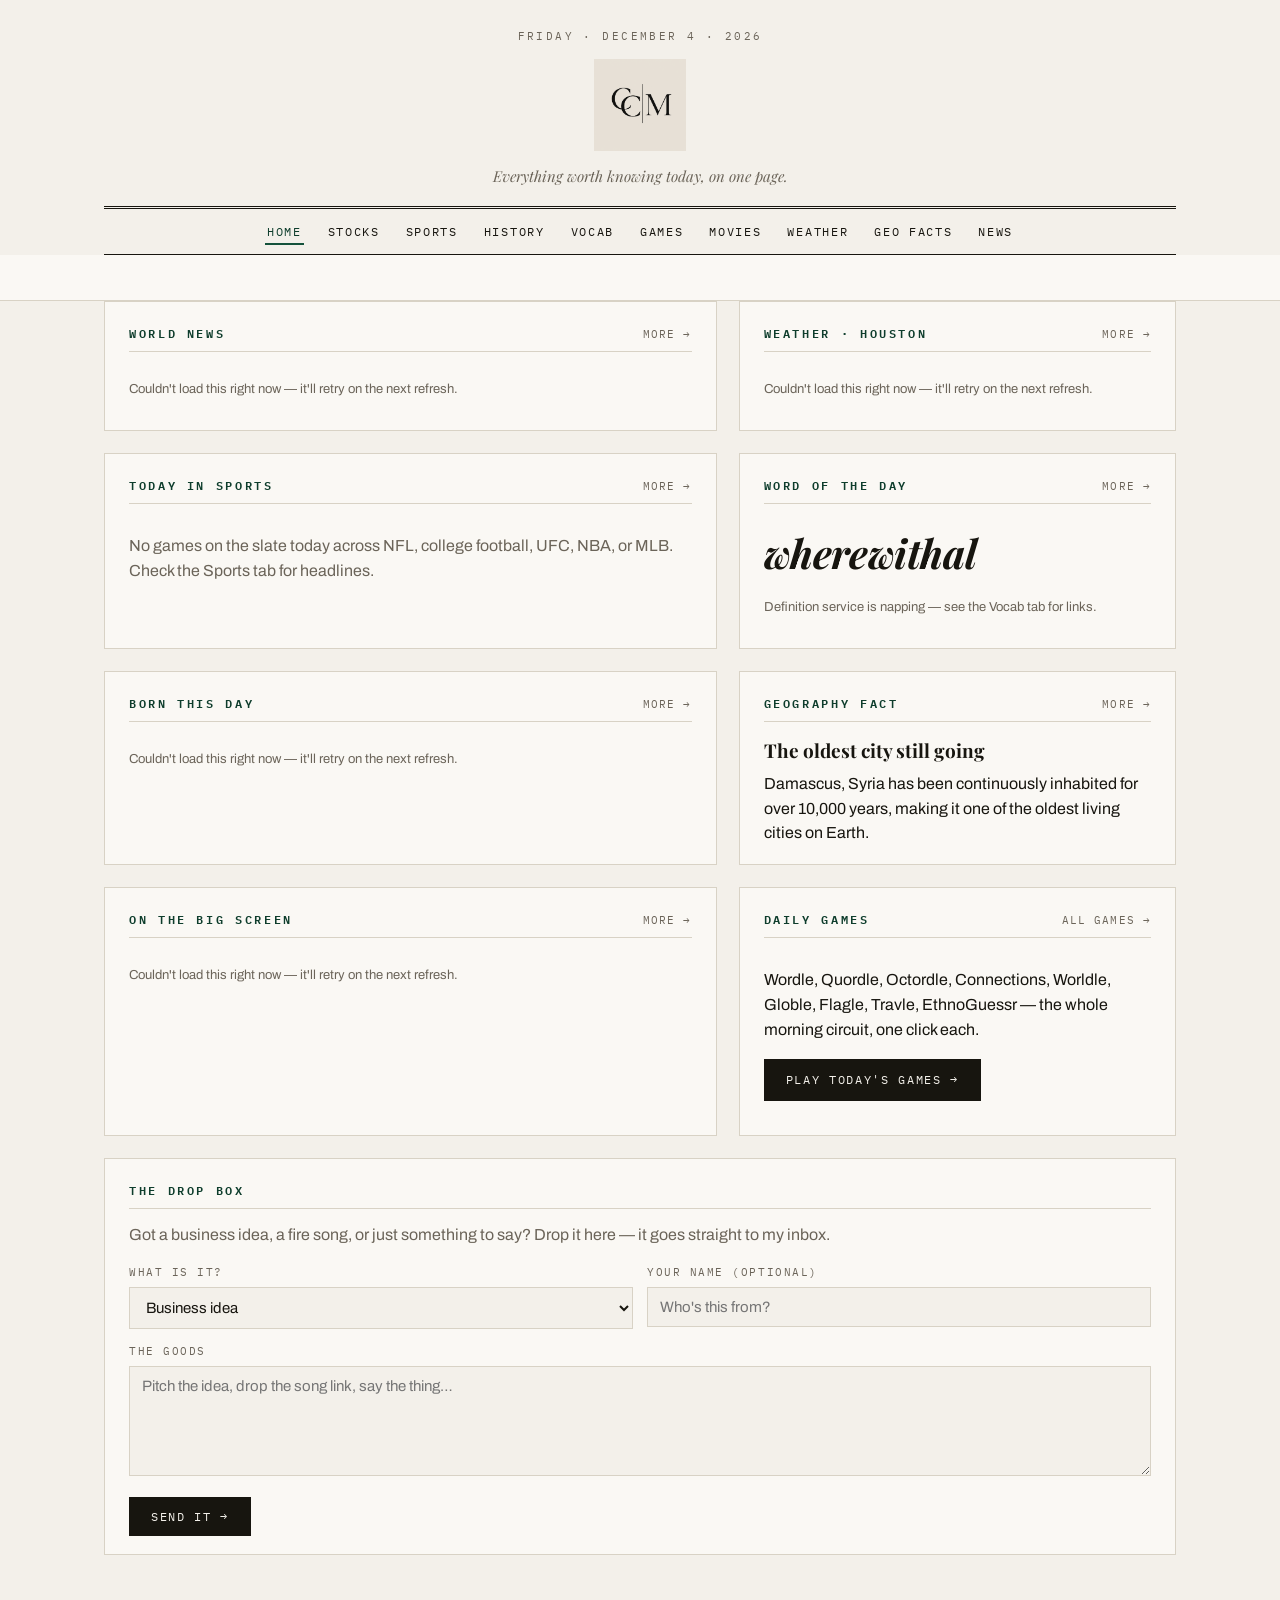
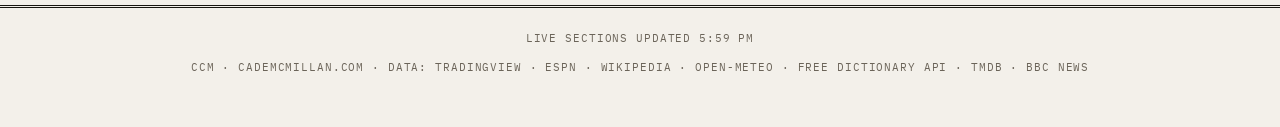
<file: index.html>
<!DOCTYPE html>
<html lang="en">
<head>
<meta charset="UTF-8">
<meta name="viewport" content="width=device-width, initial-scale=1.0">
<title>CCM — The Daily Briefing</title>
<meta name="description" content="Cade McMillan's daily briefing: markets, sports, weather, words, history, movies, and world news.">
<link rel="icon" type="image/png" href="assets/ccm-logo.png">
<link rel="preconnect" href="https://fonts.googleapis.com">
<link rel="preconnect" href="https://fonts.gstatic.com" crossorigin>
<link href="https://fonts.googleapis.com/css2?family=Playfair+Display:ital,wght@0,600;0,700;0,800;1,600;1,700&family=Archivo:wght@400;500;600;700&family=IBM+Plex+Mono:wght@400;500;600&display=swap" rel="stylesheet">
<link rel="stylesheet" href="css/style.css">
</head>
<body data-page="home">

<header class="masthead wrap">
  <div class="dateline" id="dateline">THE DAILY BRIEFING</div>
  <a class="logo-link" href="index.html" aria-label="CCM home">
    <img class="logo" src="assets/ccm-logo.png" alt="CCM monogram">
  </a>
  <div class="tagline">Everything worth knowing today, on one page.</div>
  <nav class="mainnav" aria-label="Main">
    <ul>
      <li><a data-nav="home" href="index.html">Home</a></li>
      <li><a data-nav="stocks" href="stocks.html">Stocks</a></li>
      <li><a data-nav="sports" href="sports.html">Sports</a></li>
      <li><a data-nav="history" href="history.html">History</a></li>
      <li><a data-nav="vocab" href="vocab.html">Vocab</a></li>
      <li><a data-nav="games" href="games.html">Games</a></li>
      <li><a data-nav="movies" href="movies.html">Movies</a></li>
      <li><a data-nav="weather" href="weather.html">Weather</a></li>
      <li><a data-nav="geo" href="geo.html">Geo Facts</a></li>
      <li><a data-nav="news" href="news.html">News</a></li>
    </ul>
  </nav>
</header>

<div class="ticker-strip"><div class="wrap" id="ticker"></div></div>

<main class="wrap">

  <div class="home-grid">

    <section class="module">
      <div class="eyebrow"><h2>World News</h2><a class="more" href="news.html">More →</a></div>
      <div class="body" id="home-news"></div>
    </section>

    <section class="module">
      <div class="eyebrow"><h2>Weather · Houston</h2><a class="more" href="weather.html">More →</a></div>
      <div class="body" id="home-weather"></div>
    </section>

    <section class="module">
      <div class="eyebrow"><h2>Today in Sports</h2><a class="more" href="sports.html">More →</a></div>
      <div class="body" id="home-sports"></div>
    </section>

    <section class="module">
      <div class="eyebrow"><h2>Word of the Day</h2><a class="more" href="vocab.html">More →</a></div>
      <div class="body" id="home-vocab"></div>
    </section>

    <section class="module">
      <div class="eyebrow"><h2>Born This Day</h2><a class="more" href="history.html">More →</a></div>
      <div class="body" id="home-figure"></div>
    </section>

    <section class="module">
      <div class="eyebrow"><h2>Geography Fact</h2><a class="more" href="geo.html">More →</a></div>
      <div class="body" id="home-geo"></div>
    </section>

    <section class="module">
      <div class="eyebrow"><h2>On the Big Screen</h2><a class="more" href="movies.html">More →</a></div>
      <div class="body" id="home-movies"></div>
    </section>

    <section class="module">
      <div class="eyebrow"><h2>Daily Games</h2><a class="more" href="games.html">All games →</a></div>
      <div class="body">
        <p>Wordle, Quordle, Octordle, Connections, Worldle, Globle, Flagle, Travle, EthnoGuessr — the whole morning circuit, one click each.</p>
        <p style="margin-top:14px"><a class="btn" href="games.html">Play today's games →</a></p>
      </div>
    </section>

    <section class="module full" id="dropbox">
      <div class="eyebrow"><h2>The Drop Box</h2></div>
      <div class="body">
        <p class="muted" style="margin-top:0">Got a business idea, a fire song, or just something to say? Drop it here — it goes straight to my inbox.</p>
        <div id="dropbox-note"></div>
        <form id="dropbox-form" class="dropbox" action="#" method="POST">
          <input type="hidden" name="_subject" value="New drop from cademcmillan.com">
          <input type="hidden" name="_captcha" value="false">
          <input type="hidden" name="_next" value="https://cademcmillan.com/?sent=1#dropbox">
          <input type="text" name="_honey" style="display:none" tabindex="-1" autocomplete="off">
          <div>
            <label for="db-type">What is it?</label>
            <select id="db-type" name="type">
              <option>Business idea</option>
              <option>Fire song</option>
              <option>Comment</option>
            </select>
          </div>
          <div>
            <label for="db-name">Your name (optional)</label>
            <input id="db-name" type="text" name="name" placeholder="Who's this from?">
          </div>
          <div class="span2">
            <label for="db-msg">The goods</label>
            <textarea id="db-msg" name="message" required placeholder="Pitch the idea, drop the song link, say the thing…"></textarea>
          </div>
          <div class="span2">
            <button class="btn" type="submit">Send it →</button>
          </div>
        </form>
      </div>
    </section>

  </div>

</main>

<footer>
  <div class="wrap">
    <div id="last-updated"></div>
    <p>CCM · CADEMCMILLAN.COM · DATA: TRADINGVIEW · ESPN · WIKIPEDIA · OPEN-METEO · FREE DICTIONARY API · TMDB · BBC NEWS</p>
  </div>
</footer>

<script src="js/config.js"></script>
<script src="js/data.js"></script>
<script src="js/app.js"></script>
</body>
</html>
</file>
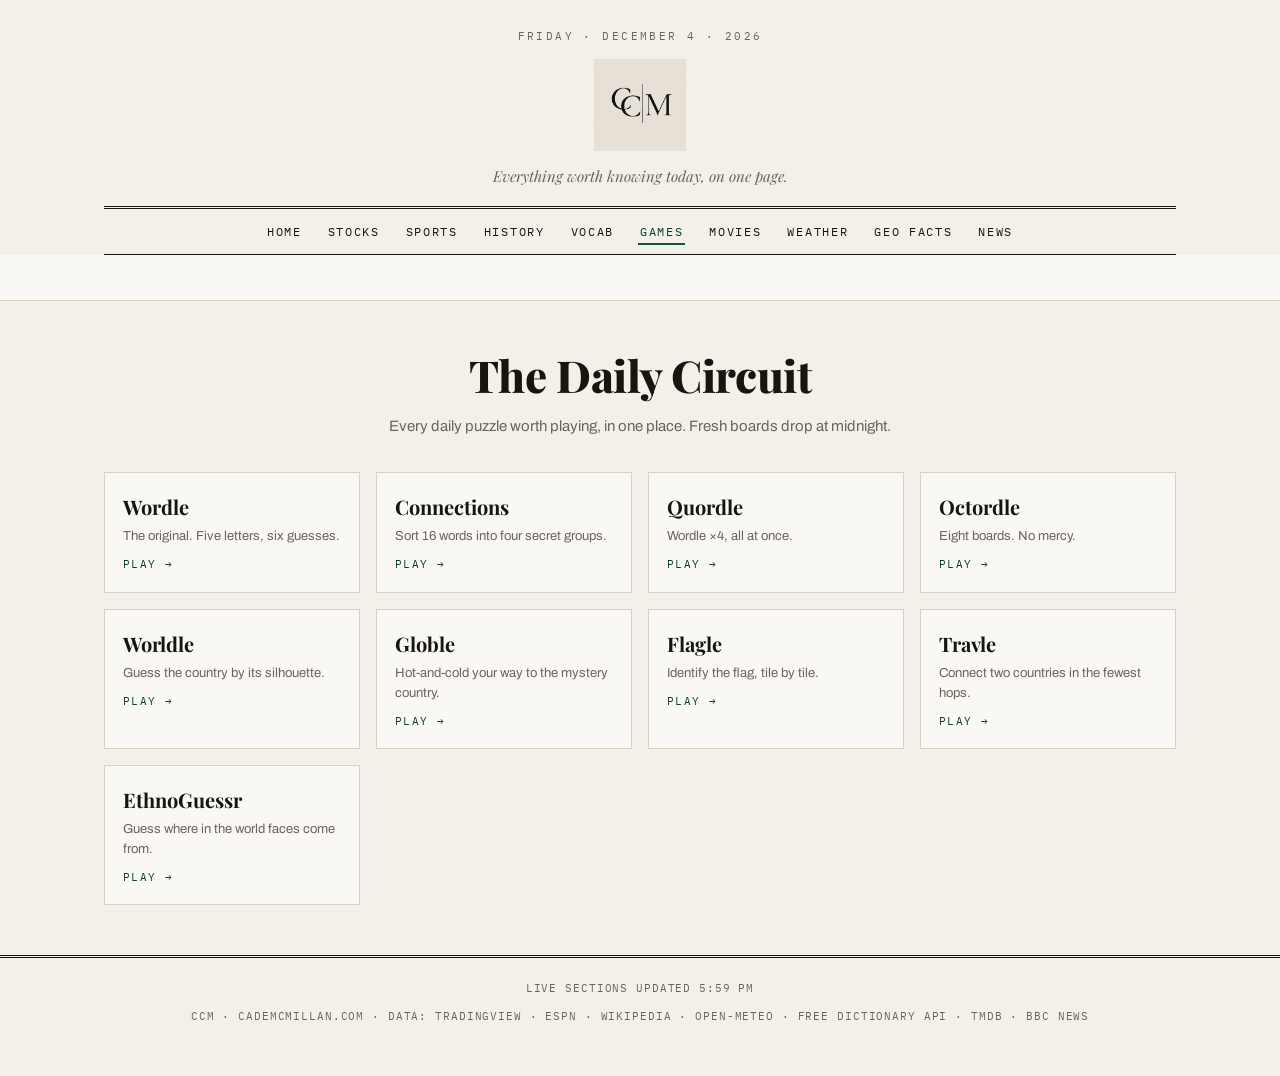
<file: games.html>
<!DOCTYPE html>
<html lang="en">
<head>
<meta charset="UTF-8">
<meta name="viewport" content="width=device-width, initial-scale=1.0">
<title>Games — CCM</title>
<meta name="description" content="The daily puzzle circuit: Wordle, Connections, Quordle, Octordle, Worldle, Globle, Flagle, Travle, EthnoGuessr.">
<link rel="icon" type="image/png" href="assets/ccm-logo.png">
<link rel="preconnect" href="https://fonts.googleapis.com">
<link rel="preconnect" href="https://fonts.gstatic.com" crossorigin>
<link href="https://fonts.googleapis.com/css2?family=Playfair+Display:ital,wght@0,600;0,700;0,800;1,600;1,700&family=Archivo:wght@400;500;600;700&family=IBM+Plex+Mono:wght@400;500;600&display=swap" rel="stylesheet">
<link rel="stylesheet" href="css/style.css">
</head>
<body data-page="games">

<header class="masthead wrap">
  <div class="dateline" id="dateline">THE DAILY BRIEFING</div>
  <a class="logo-link" href="index.html" aria-label="CCM home">
    <img class="logo" src="assets/ccm-logo.png" alt="CCM monogram">
  </a>
  <div class="tagline">Everything worth knowing today, on one page.</div>
  <nav class="mainnav" aria-label="Main">
    <ul>
      <li><a data-nav="home" href="index.html">Home</a></li>
      <li><a data-nav="stocks" href="stocks.html">Stocks</a></li>
      <li><a data-nav="sports" href="sports.html">Sports</a></li>
      <li><a data-nav="history" href="history.html">History</a></li>
      <li><a data-nav="vocab" href="vocab.html">Vocab</a></li>
      <li><a data-nav="games" href="games.html">Games</a></li>
      <li><a data-nav="movies" href="movies.html">Movies</a></li>
      <li><a data-nav="weather" href="weather.html">Weather</a></li>
      <li><a data-nav="geo" href="geo.html">Geo Facts</a></li>
      <li><a data-nav="news" href="news.html">News</a></li>
    </ul>
  </nav>
</header>

<div class="ticker-strip"><div class="wrap" id="ticker"></div></div>

<main class="wrap">

  <div class="page-head">
    <h1>The Daily Circuit</h1>
    <p class="sub">Every daily puzzle worth playing, in one place. Fresh boards drop at midnight.</p>
  </div>

  <section class="block">
    <div class="games-grid">
    <a class="game-card" href="https://www.nytimes.com/games/wordle/index.html" target="_blank" rel="noopener">
      <h3>Wordle</h3>
      <p>The original. Five letters, six guesses.</p>
      <span class="go">Play →</span>
    </a>
    <a class="game-card" href="https://www.nytimes.com/games/connections" target="_blank" rel="noopener">
      <h3>Connections</h3>
      <p>Sort 16 words into four secret groups.</p>
      <span class="go">Play →</span>
    </a>
    <a class="game-card" href="https://www.merriam-webster.com/games/quordle/#/classic?overlay=weekly-modal-qualified" target="_blank" rel="noopener">
      <h3>Quordle</h3>
      <p>Wordle ×4, all at once.</p>
      <span class="go">Play →</span>
    </a>
    <a class="game-card" href="https://www.merriam-webster.com/games/octordle/daily" target="_blank" rel="noopener">
      <h3>Octordle</h3>
      <p>Eight boards. No mercy.</p>
      <span class="go">Play →</span>
    </a>
    <a class="game-card" href="https://worldle.teuteuf.fr/" target="_blank" rel="noopener">
      <h3>Worldle</h3>
      <p>Guess the country by its silhouette.</p>
      <span class="go">Play →</span>
    </a>
    <a class="game-card" href="https://globle-game.com/game" target="_blank" rel="noopener">
      <h3>Globle</h3>
      <p>Hot-and-cold your way to the mystery country.</p>
      <span class="go">Play →</span>
    </a>
    <a class="game-card" href="https://www.flagle.io/" target="_blank" rel="noopener">
      <h3>Flagle</h3>
      <p>Identify the flag, tile by tile.</p>
      <span class="go">Play →</span>
    </a>
    <a class="game-card" href="https://travle.earth/" target="_blank" rel="noopener">
      <h3>Travle</h3>
      <p>Connect two countries in the fewest hops.</p>
      <span class="go">Play →</span>
    </a>
    <a class="game-card" href="https://hbd.gg/" target="_blank" rel="noopener">
      <h3>EthnoGuessr</h3>
      <p>Guess where in the world faces come from.</p>
      <span class="go">Play →</span>
    </a>
    </div>
  </section>

</main>

<footer>
  <div class="wrap">
    <div id="last-updated"></div>
    <p>CCM · CADEMCMILLAN.COM · DATA: TRADINGVIEW · ESPN · WIKIPEDIA · OPEN-METEO · FREE DICTIONARY API · TMDB · BBC NEWS</p>
  </div>
</footer>

<script src="js/config.js"></script>
<script src="js/data.js"></script>
<script src="js/app.js"></script>
</body>
</html>
</file>
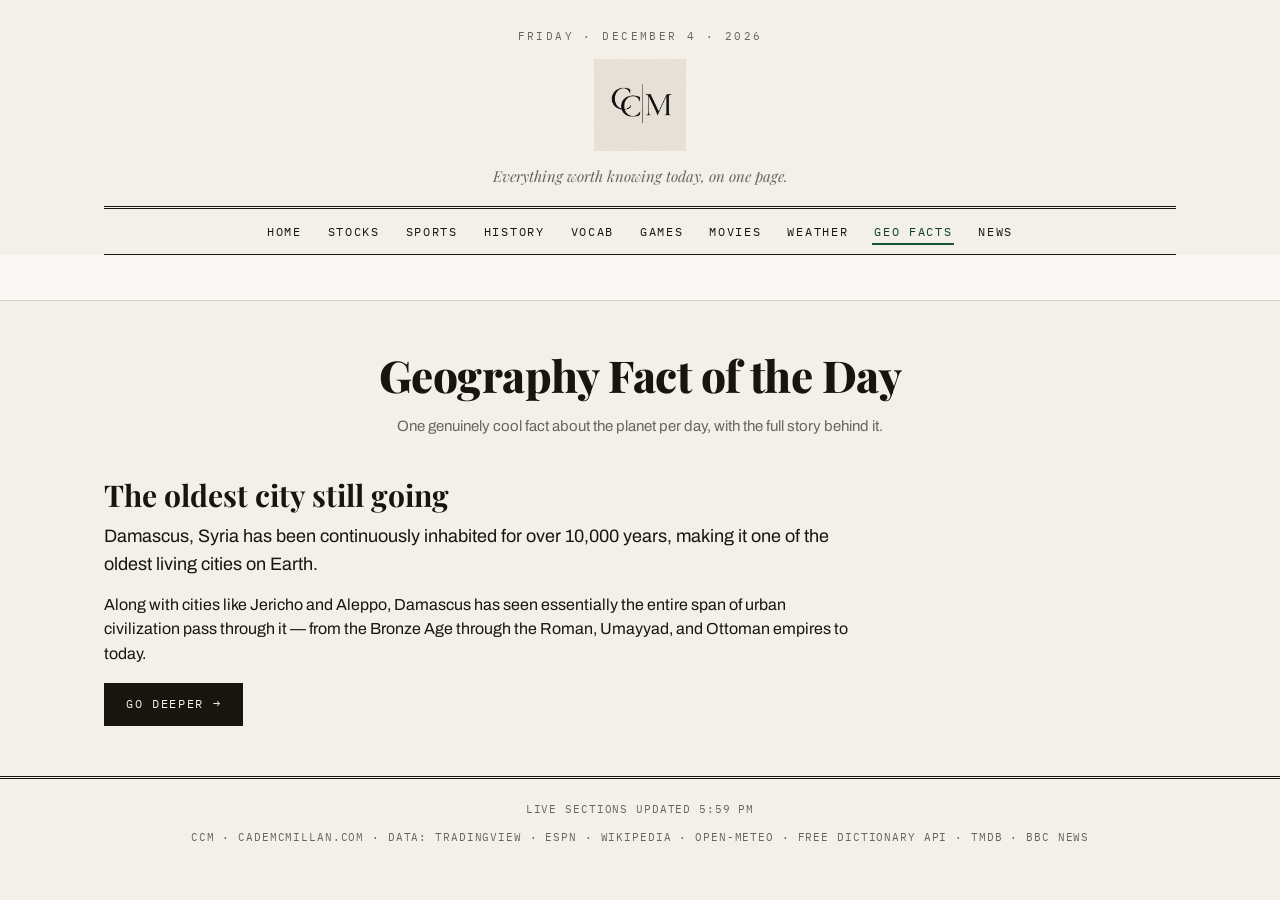
<file: geo.html>
<!DOCTYPE html>
<html lang="en">
<head>
<meta charset="UTF-8">
<meta name="viewport" content="width=device-width, initial-scale=1.0">
<title>Geo Facts — CCM</title>
<meta name="description" content="A daily geography or history fact worth knowing, with the full story.">
<link rel="icon" type="image/png" href="assets/ccm-logo.png">
<link rel="preconnect" href="https://fonts.googleapis.com">
<link rel="preconnect" href="https://fonts.gstatic.com" crossorigin>
<link href="https://fonts.googleapis.com/css2?family=Playfair+Display:ital,wght@0,600;0,700;0,800;1,600;1,700&family=Archivo:wght@400;500;600;700&family=IBM+Plex+Mono:wght@400;500;600&display=swap" rel="stylesheet">
<link rel="stylesheet" href="css/style.css">
</head>
<body data-page="geo">

<header class="masthead wrap">
  <div class="dateline" id="dateline">THE DAILY BRIEFING</div>
  <a class="logo-link" href="index.html" aria-label="CCM home">
    <img class="logo" src="assets/ccm-logo.png" alt="CCM monogram">
  </a>
  <div class="tagline">Everything worth knowing today, on one page.</div>
  <nav class="mainnav" aria-label="Main">
    <ul>
      <li><a data-nav="home" href="index.html">Home</a></li>
      <li><a data-nav="stocks" href="stocks.html">Stocks</a></li>
      <li><a data-nav="sports" href="sports.html">Sports</a></li>
      <li><a data-nav="history" href="history.html">History</a></li>
      <li><a data-nav="vocab" href="vocab.html">Vocab</a></li>
      <li><a data-nav="games" href="games.html">Games</a></li>
      <li><a data-nav="movies" href="movies.html">Movies</a></li>
      <li><a data-nav="weather" href="weather.html">Weather</a></li>
      <li><a data-nav="geo" href="geo.html">Geo Facts</a></li>
      <li><a data-nav="news" href="news.html">News</a></li>
    </ul>
  </nav>
</header>

<div class="ticker-strip"><div class="wrap" id="ticker"></div></div>

<main class="wrap">

  <div class="page-head">
    <h1>Geography Fact of the Day</h1>
    <p class="sub">One genuinely cool fact about the planet per day, with the full story behind it.</p>
  </div>

  <section class="block">
    <div id="geo-detail"></div>
  </section>

</main>

<footer>
  <div class="wrap">
    <div id="last-updated"></div>
    <p>CCM · CADEMCMILLAN.COM · DATA: TRADINGVIEW · ESPN · WIKIPEDIA · OPEN-METEO · FREE DICTIONARY API · TMDB · BBC NEWS</p>
  </div>
</footer>

<script src="js/config.js"></script>
<script src="js/data.js"></script>
<script src="js/app.js"></script>
</body>
</html>
</file>
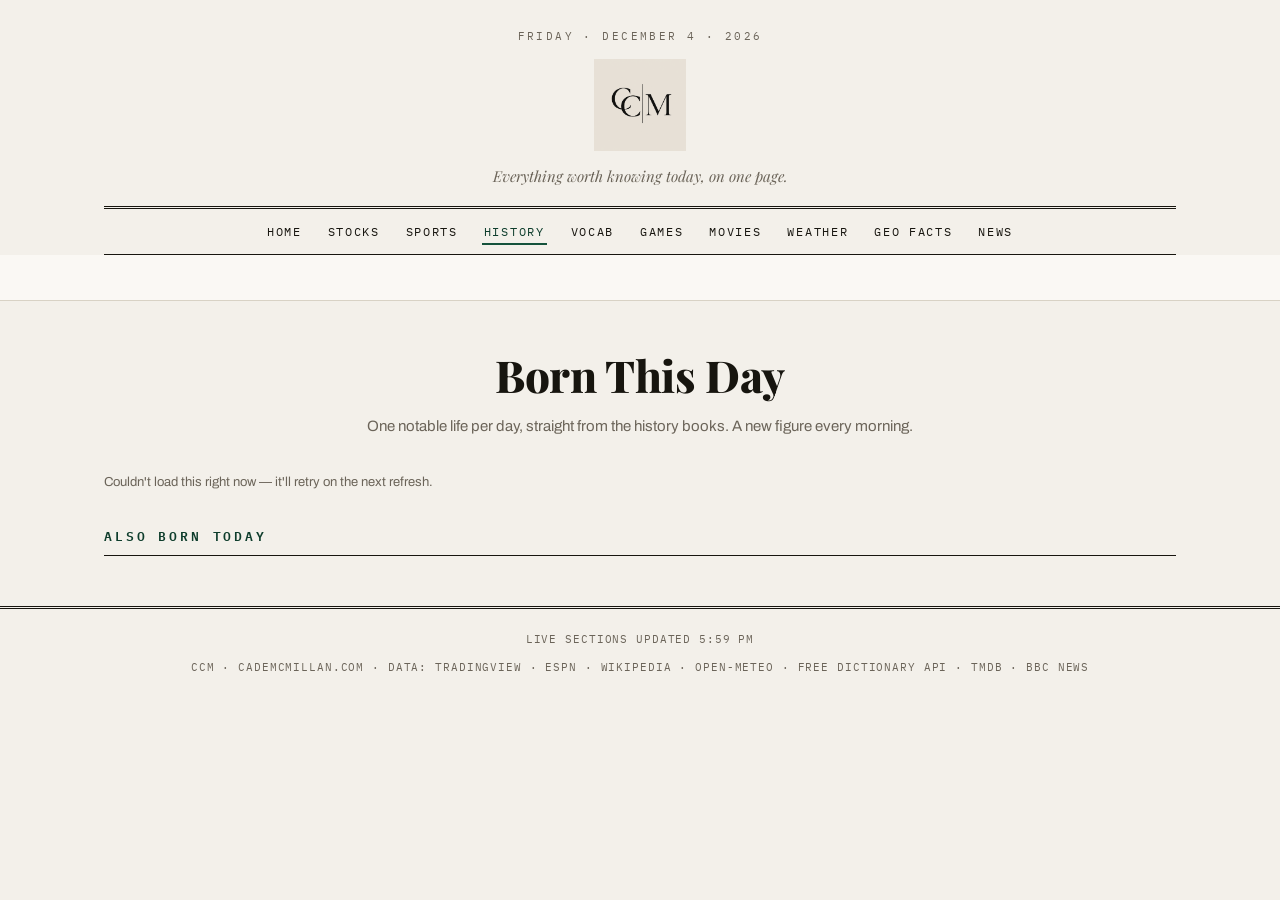
<file: history.html>
<!DOCTYPE html>
<html lang="en">
<head>
<meta charset="UTF-8">
<meta name="viewport" content="width=device-width, initial-scale=1.0">
<title>History — CCM</title>
<meta name="description" content="A notable historical figure born on this day, with portrait and full story.">
<link rel="icon" type="image/png" href="assets/ccm-logo.png">
<link rel="preconnect" href="https://fonts.googleapis.com">
<link rel="preconnect" href="https://fonts.gstatic.com" crossorigin>
<link href="https://fonts.googleapis.com/css2?family=Playfair+Display:ital,wght@0,600;0,700;0,800;1,600;1,700&family=Archivo:wght@400;500;600;700&family=IBM+Plex+Mono:wght@400;500;600&display=swap" rel="stylesheet">
<link rel="stylesheet" href="css/style.css">
</head>
<body data-page="history">

<header class="masthead wrap">
  <div class="dateline" id="dateline">THE DAILY BRIEFING</div>
  <a class="logo-link" href="index.html" aria-label="CCM home">
    <img class="logo" src="assets/ccm-logo.png" alt="CCM monogram">
  </a>
  <div class="tagline">Everything worth knowing today, on one page.</div>
  <nav class="mainnav" aria-label="Main">
    <ul>
      <li><a data-nav="home" href="index.html">Home</a></li>
      <li><a data-nav="stocks" href="stocks.html">Stocks</a></li>
      <li><a data-nav="sports" href="sports.html">Sports</a></li>
      <li><a data-nav="history" href="history.html">History</a></li>
      <li><a data-nav="vocab" href="vocab.html">Vocab</a></li>
      <li><a data-nav="games" href="games.html">Games</a></li>
      <li><a data-nav="movies" href="movies.html">Movies</a></li>
      <li><a data-nav="weather" href="weather.html">Weather</a></li>
      <li><a data-nav="geo" href="geo.html">Geo Facts</a></li>
      <li><a data-nav="news" href="news.html">News</a></li>
    </ul>
  </nav>
</header>

<div class="ticker-strip"><div class="wrap" id="ticker"></div></div>

<main class="wrap">

  <div class="page-head">
    <h1>Born This Day</h1>
    <p class="sub">One notable life per day, straight from the history books. A new figure every morning.</p>
  </div>

  <section class="block">
    <div id="figure-detail"></div>
  </section>

  <section class="block">
    <h2>Also Born Today</h2>
    <div id="figure-others"></div>
  </section>

</main>

<footer>
  <div class="wrap">
    <div id="last-updated"></div>
    <p>CCM · CADEMCMILLAN.COM · DATA: TRADINGVIEW · ESPN · WIKIPEDIA · OPEN-METEO · FREE DICTIONARY API · TMDB · BBC NEWS</p>
  </div>
</footer>

<script src="js/config.js"></script>
<script src="js/data.js"></script>
<script src="js/app.js"></script>
</body>
</html>
</file>
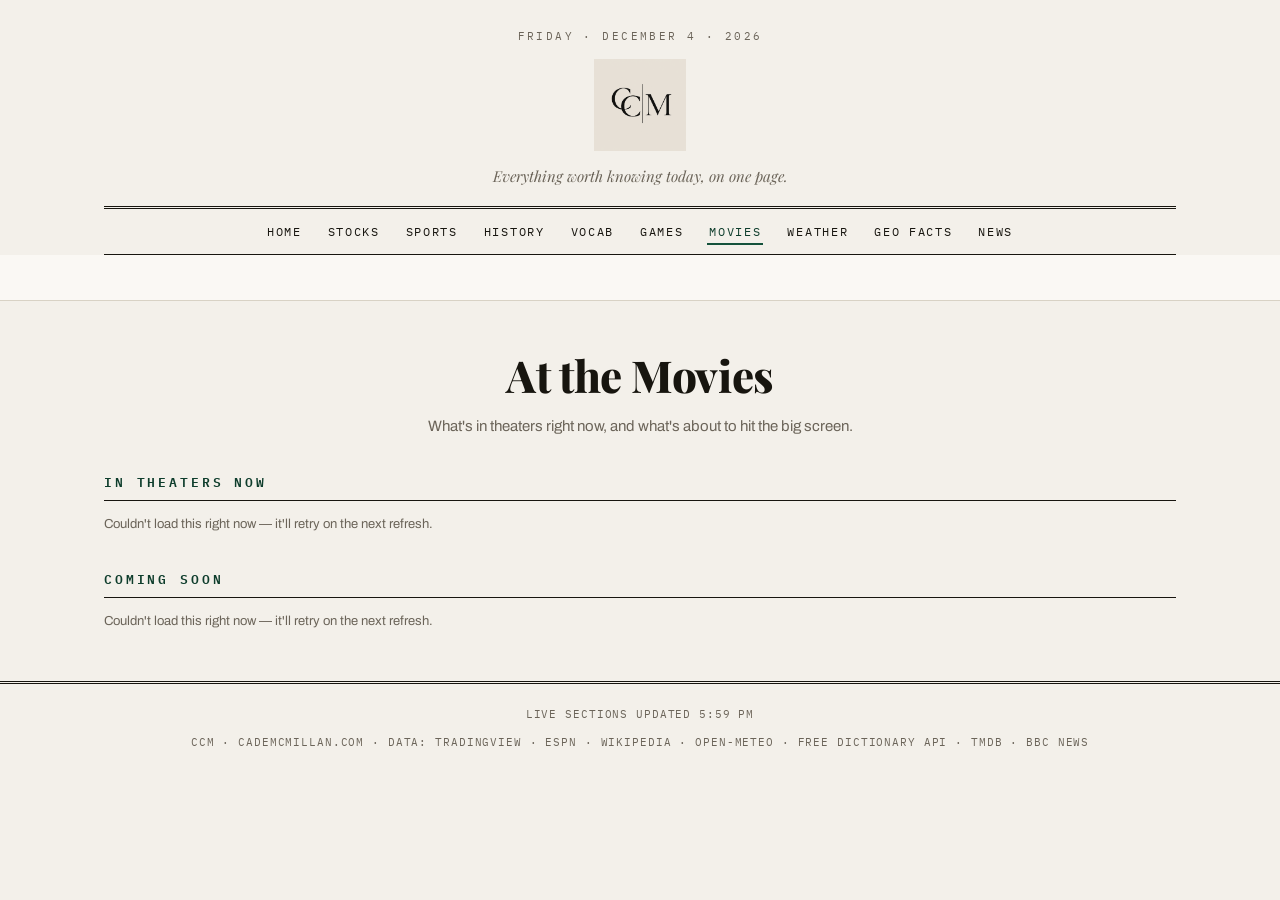
<file: movies.html>
<!DOCTYPE html>
<html lang="en">
<head>
<meta charset="UTF-8">
<meta name="viewport" content="width=device-width, initial-scale=1.0">
<title>Movies — CCM</title>
<meta name="description" content="What's in theaters now and the biggest releases coming soon.">
<link rel="icon" type="image/png" href="assets/ccm-logo.png">
<link rel="preconnect" href="https://fonts.googleapis.com">
<link rel="preconnect" href="https://fonts.gstatic.com" crossorigin>
<link href="https://fonts.googleapis.com/css2?family=Playfair+Display:ital,wght@0,600;0,700;0,800;1,600;1,700&family=Archivo:wght@400;500;600;700&family=IBM+Plex+Mono:wght@400;500;600&display=swap" rel="stylesheet">
<link rel="stylesheet" href="css/style.css">
</head>
<body data-page="movies">

<header class="masthead wrap">
  <div class="dateline" id="dateline">THE DAILY BRIEFING</div>
  <a class="logo-link" href="index.html" aria-label="CCM home">
    <img class="logo" src="assets/ccm-logo.png" alt="CCM monogram">
  </a>
  <div class="tagline">Everything worth knowing today, on one page.</div>
  <nav class="mainnav" aria-label="Main">
    <ul>
      <li><a data-nav="home" href="index.html">Home</a></li>
      <li><a data-nav="stocks" href="stocks.html">Stocks</a></li>
      <li><a data-nav="sports" href="sports.html">Sports</a></li>
      <li><a data-nav="history" href="history.html">History</a></li>
      <li><a data-nav="vocab" href="vocab.html">Vocab</a></li>
      <li><a data-nav="games" href="games.html">Games</a></li>
      <li><a data-nav="movies" href="movies.html">Movies</a></li>
      <li><a data-nav="weather" href="weather.html">Weather</a></li>
      <li><a data-nav="geo" href="geo.html">Geo Facts</a></li>
      <li><a data-nav="news" href="news.html">News</a></li>
    </ul>
  </nav>
</header>

<div class="ticker-strip"><div class="wrap" id="ticker"></div></div>

<main class="wrap">

  <div class="page-head">
    <h1>At the Movies</h1>
    <p class="sub">What's in theaters right now, and what's about to hit the big screen.</p>
  </div>

  <section class="block">
    <h2>In Theaters Now</h2>
    <div id="movies-now"></div>
  </section>

  <section class="block">
    <h2>Coming Soon</h2>
    <div id="movies-upcoming"></div>
  </section>

</main>

<footer>
  <div class="wrap">
    <div id="last-updated"></div>
    <p>CCM · CADEMCMILLAN.COM · DATA: TRADINGVIEW · ESPN · WIKIPEDIA · OPEN-METEO · FREE DICTIONARY API · TMDB · BBC NEWS</p>
  </div>
</footer>

<script src="js/config.js"></script>
<script src="js/data.js"></script>
<script src="js/app.js"></script>
</body>
</html>
</file>
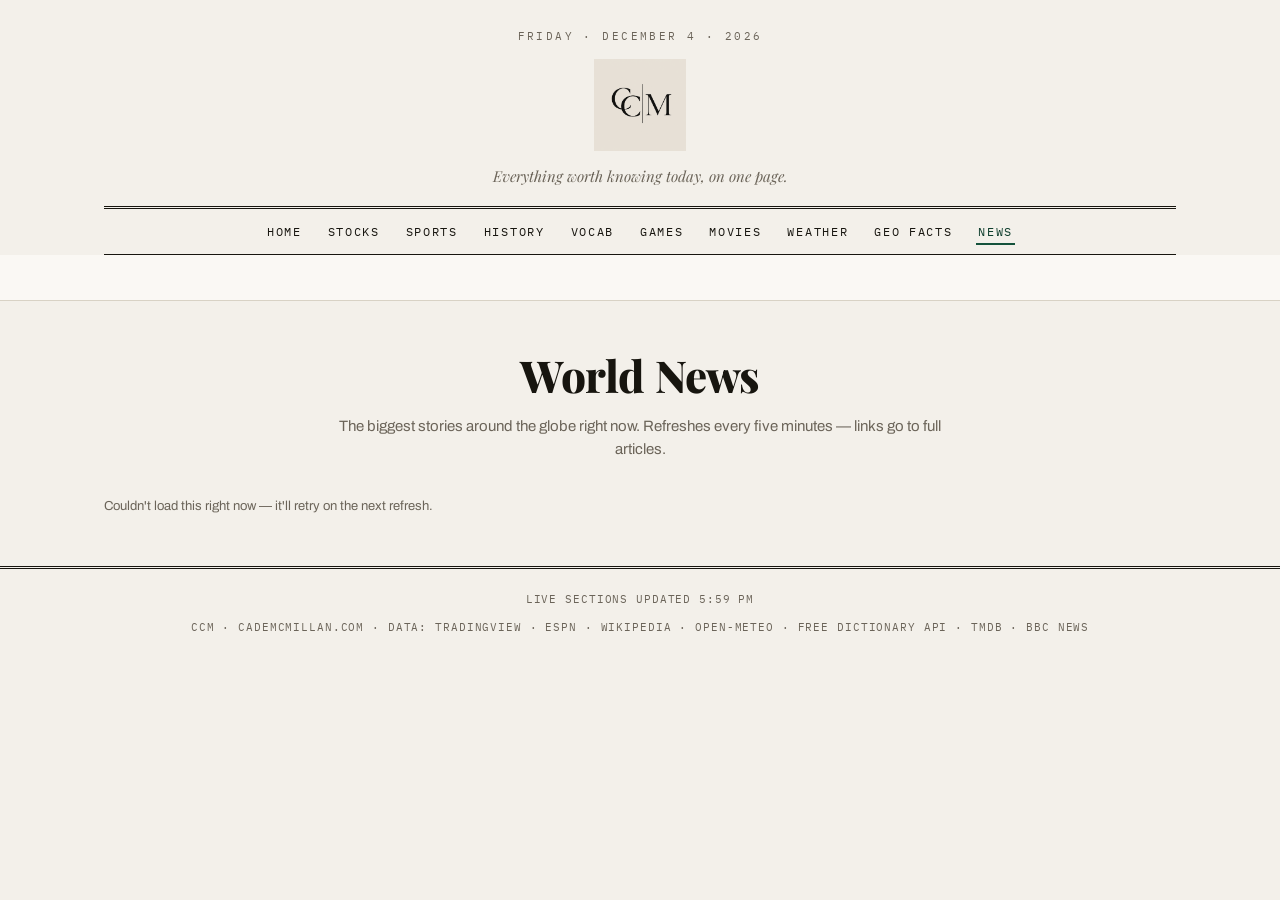
<file: news.html>
<!DOCTYPE html>
<html lang="en">
<head>
<meta charset="UTF-8">
<meta name="viewport" content="width=device-width, initial-scale=1.0">
<title>World News — CCM</title>
<meta name="description" content="The most important headlines from around the world, updated continuously.">
<link rel="icon" type="image/png" href="assets/ccm-logo.png">
<link rel="preconnect" href="https://fonts.googleapis.com">
<link rel="preconnect" href="https://fonts.gstatic.com" crossorigin>
<link href="https://fonts.googleapis.com/css2?family=Playfair+Display:ital,wght@0,600;0,700;0,800;1,600;1,700&family=Archivo:wght@400;500;600;700&family=IBM+Plex+Mono:wght@400;500;600&display=swap" rel="stylesheet">
<link rel="stylesheet" href="css/style.css">
</head>
<body data-page="news">

<header class="masthead wrap">
  <div class="dateline" id="dateline">THE DAILY BRIEFING</div>
  <a class="logo-link" href="index.html" aria-label="CCM home">
    <img class="logo" src="assets/ccm-logo.png" alt="CCM monogram">
  </a>
  <div class="tagline">Everything worth knowing today, on one page.</div>
  <nav class="mainnav" aria-label="Main">
    <ul>
      <li><a data-nav="home" href="index.html">Home</a></li>
      <li><a data-nav="stocks" href="stocks.html">Stocks</a></li>
      <li><a data-nav="sports" href="sports.html">Sports</a></li>
      <li><a data-nav="history" href="history.html">History</a></li>
      <li><a data-nav="vocab" href="vocab.html">Vocab</a></li>
      <li><a data-nav="games" href="games.html">Games</a></li>
      <li><a data-nav="movies" href="movies.html">Movies</a></li>
      <li><a data-nav="weather" href="weather.html">Weather</a></li>
      <li><a data-nav="geo" href="geo.html">Geo Facts</a></li>
      <li><a data-nav="news" href="news.html">News</a></li>
    </ul>
  </nav>
</header>

<div class="ticker-strip"><div class="wrap" id="ticker"></div></div>

<main class="wrap">

  <div class="page-head">
    <h1>World News</h1>
    <p class="sub">The biggest stories around the globe right now. Refreshes every five minutes — links go to full articles.</p>
  </div>

  <section class="block">
    <div id="news-list"></div>
  </section>

</main>

<footer>
  <div class="wrap">
    <div id="last-updated"></div>
    <p>CCM · CADEMCMILLAN.COM · DATA: TRADINGVIEW · ESPN · WIKIPEDIA · OPEN-METEO · FREE DICTIONARY API · TMDB · BBC NEWS</p>
  </div>
</footer>

<script src="js/config.js"></script>
<script src="js/data.js"></script>
<script src="js/app.js"></script>
</body>
</html>
</file>
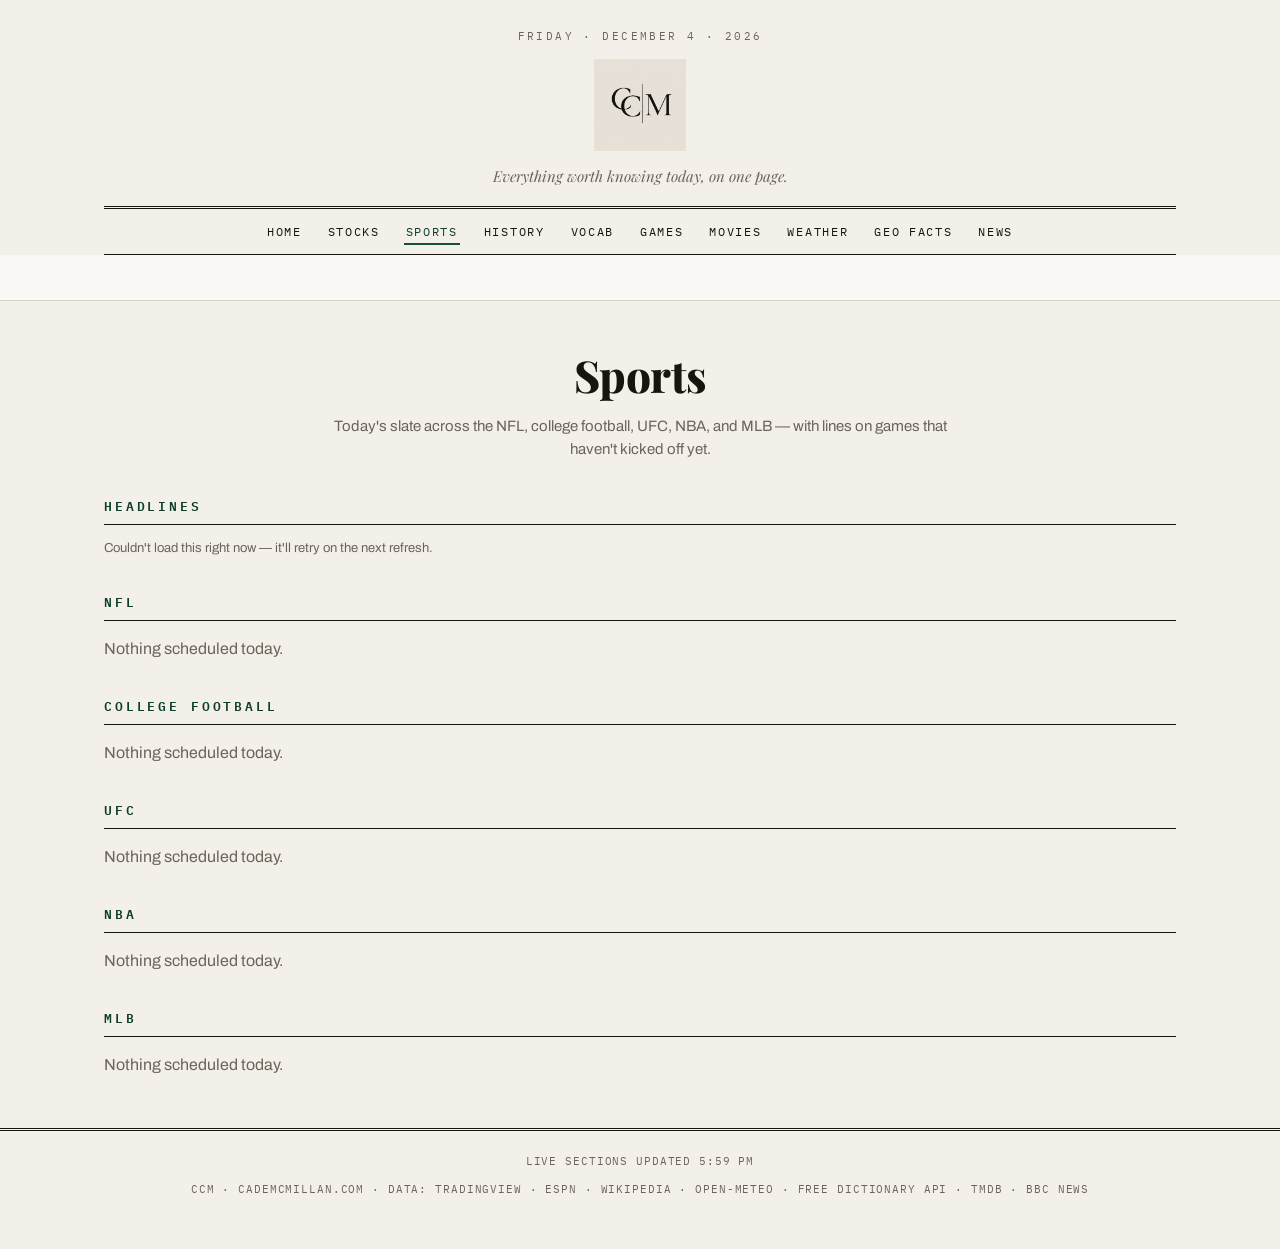
<file: sports.html>
<!DOCTYPE html>
<html lang="en">
<head>
<meta charset="UTF-8">
<meta name="viewport" content="width=device-width, initial-scale=1.0">
<title>Sports — CCM</title>
<meta name="description" content="Today's games with betting lines, plus headlines across NFL, CFB, UFC, NBA, and MLB.">
<link rel="icon" type="image/png" href="assets/ccm-logo.png">
<link rel="preconnect" href="https://fonts.googleapis.com">
<link rel="preconnect" href="https://fonts.gstatic.com" crossorigin>
<link href="https://fonts.googleapis.com/css2?family=Playfair+Display:ital,wght@0,600;0,700;0,800;1,600;1,700&family=Archivo:wght@400;500;600;700&family=IBM+Plex+Mono:wght@400;500;600&display=swap" rel="stylesheet">
<link rel="stylesheet" href="css/style.css">
</head>
<body data-page="sports">

<header class="masthead wrap">
  <div class="dateline" id="dateline">THE DAILY BRIEFING</div>
  <a class="logo-link" href="index.html" aria-label="CCM home">
    <img class="logo" src="assets/ccm-logo.png" alt="CCM monogram">
  </a>
  <div class="tagline">Everything worth knowing today, on one page.</div>
  <nav class="mainnav" aria-label="Main">
    <ul>
      <li><a data-nav="home" href="index.html">Home</a></li>
      <li><a data-nav="stocks" href="stocks.html">Stocks</a></li>
      <li><a data-nav="sports" href="sports.html">Sports</a></li>
      <li><a data-nav="history" href="history.html">History</a></li>
      <li><a data-nav="vocab" href="vocab.html">Vocab</a></li>
      <li><a data-nav="games" href="games.html">Games</a></li>
      <li><a data-nav="movies" href="movies.html">Movies</a></li>
      <li><a data-nav="weather" href="weather.html">Weather</a></li>
      <li><a data-nav="geo" href="geo.html">Geo Facts</a></li>
      <li><a data-nav="news" href="news.html">News</a></li>
    </ul>
  </nav>
</header>

<div class="ticker-strip"><div class="wrap" id="ticker"></div></div>

<main class="wrap">

  <div class="page-head">
    <h1>Sports</h1>
    <p class="sub">Today's slate across the NFL, college football, UFC, NBA, and MLB — with lines on games that haven't kicked off yet.</p>
  </div>

  <section class="block">
    <h2>Headlines</h2>
    <div id="sports-headlines"></div>
  </section>

  <div id="sports-boards"></div>

</main>

<footer>
  <div class="wrap">
    <div id="last-updated"></div>
    <p>CCM · CADEMCMILLAN.COM · DATA: TRADINGVIEW · ESPN · WIKIPEDIA · OPEN-METEO · FREE DICTIONARY API · TMDB · BBC NEWS</p>
  </div>
</footer>

<script src="js/config.js"></script>
<script src="js/data.js"></script>
<script src="js/app.js"></script>
</body>
</html>
</file>
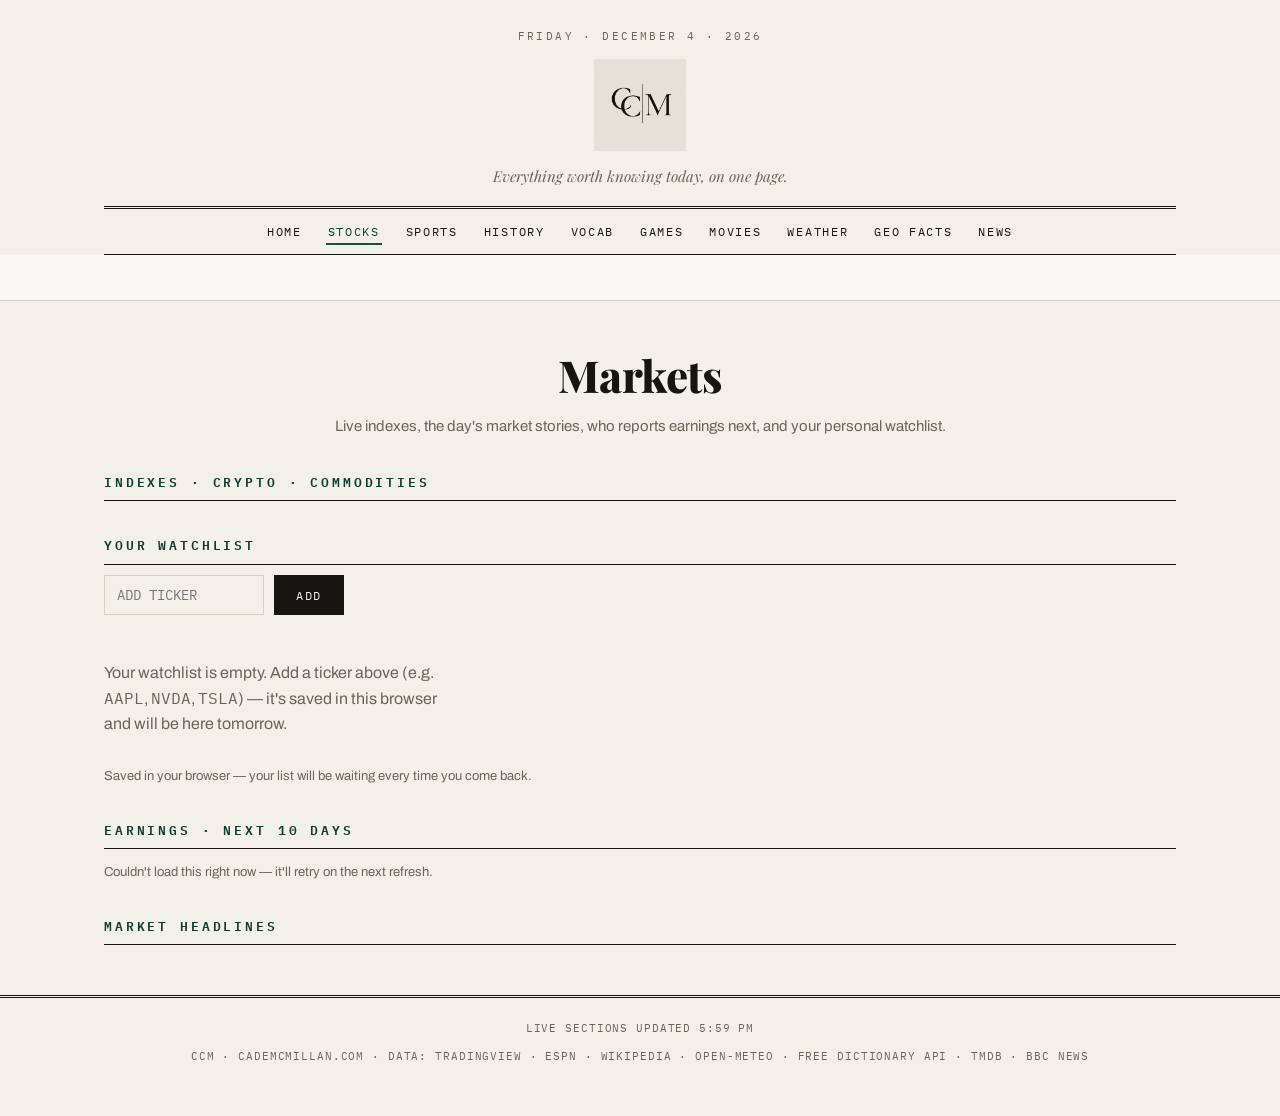
<file: stocks.html>
<!DOCTYPE html>
<html lang="en">
<head>
<meta charset="UTF-8">
<meta name="viewport" content="width=device-width, initial-scale=1.0">
<title>Stocks — CCM</title>
<meta name="description" content="Live indexes, market headlines, upcoming earnings, and a personal watchlist.">
<link rel="icon" type="image/png" href="assets/ccm-logo.png">
<link rel="preconnect" href="https://fonts.googleapis.com">
<link rel="preconnect" href="https://fonts.gstatic.com" crossorigin>
<link href="https://fonts.googleapis.com/css2?family=Playfair+Display:ital,wght@0,600;0,700;0,800;1,600;1,700&family=Archivo:wght@400;500;600;700&family=IBM+Plex+Mono:wght@400;500;600&display=swap" rel="stylesheet">
<link rel="stylesheet" href="css/style.css">
</head>
<body data-page="stocks">

<header class="masthead wrap">
  <div class="dateline" id="dateline">THE DAILY BRIEFING</div>
  <a class="logo-link" href="index.html" aria-label="CCM home">
    <img class="logo" src="assets/ccm-logo.png" alt="CCM monogram">
  </a>
  <div class="tagline">Everything worth knowing today, on one page.</div>
  <nav class="mainnav" aria-label="Main">
    <ul>
      <li><a data-nav="home" href="index.html">Home</a></li>
      <li><a data-nav="stocks" href="stocks.html">Stocks</a></li>
      <li><a data-nav="sports" href="sports.html">Sports</a></li>
      <li><a data-nav="history" href="history.html">History</a></li>
      <li><a data-nav="vocab" href="vocab.html">Vocab</a></li>
      <li><a data-nav="games" href="games.html">Games</a></li>
      <li><a data-nav="movies" href="movies.html">Movies</a></li>
      <li><a data-nav="weather" href="weather.html">Weather</a></li>
      <li><a data-nav="geo" href="geo.html">Geo Facts</a></li>
      <li><a data-nav="news" href="news.html">News</a></li>
    </ul>
  </nav>
</header>

<div class="ticker-strip"><div class="wrap" id="ticker"></div></div>

<main class="wrap">

  <div class="page-head">
    <h1>Markets</h1>
    <p class="sub">Live indexes, the day's market stories, who reports earnings next, and your personal watchlist.</p>
  </div>

  <section class="block">
    <h2>Indexes · Crypto · Commodities</h2>
    <div id="tv-overview"></div>
  </section>

  <section class="block">
    <h2>Your Watchlist</h2>
    <div class="watch-controls">
      <input id="watch-input" type="text" placeholder="ADD TICKER" aria-label="Add ticker symbol" maxlength="12">
      <button id="watch-add" class="btn" type="button">Add</button>
    </div>
    <div class="watch-chips" id="watch-chips"></div>
    <div class="watch-grid" id="watch-grid"></div>
    <p class="muted small">Saved in your browser — your list will be waiting every time you come back.</p>
  </section>

  <section class="block">
    <h2>Earnings · Next 10 Days</h2>
    <div id="earnings"></div>
  </section>

  <section class="block">
    <h2>Market Headlines</h2>
    <div id="tv-news"></div>
  </section>

</main>

<footer>
  <div class="wrap">
    <div id="last-updated"></div>
    <p>CCM · CADEMCMILLAN.COM · DATA: TRADINGVIEW · ESPN · WIKIPEDIA · OPEN-METEO · FREE DICTIONARY API · TMDB · BBC NEWS</p>
  </div>
</footer>

<script src="js/config.js"></script>
<script src="js/data.js"></script>
<script src="js/app.js"></script>
</body>
</html>
</file>
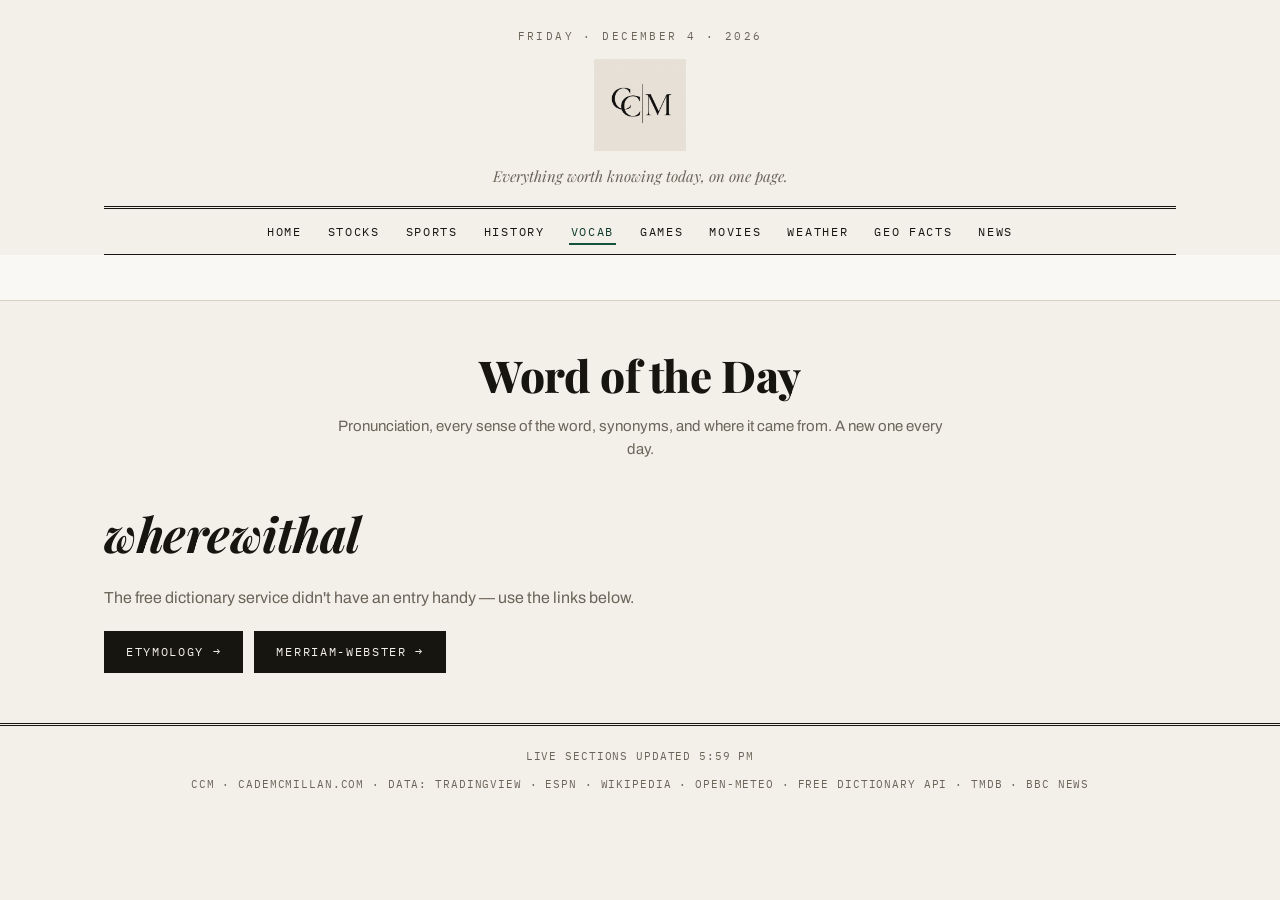
<file: vocab.html>
<!DOCTYPE html>
<html lang="en">
<head>
<meta charset="UTF-8">
<meta name="viewport" content="width=device-width, initial-scale=1.0">
<title>Vocab — CCM</title>
<meta name="description" content="Word of the day with pronunciation, definitions, synonyms, and etymology.">
<link rel="icon" type="image/png" href="assets/ccm-logo.png">
<link rel="preconnect" href="https://fonts.googleapis.com">
<link rel="preconnect" href="https://fonts.gstatic.com" crossorigin>
<link href="https://fonts.googleapis.com/css2?family=Playfair+Display:ital,wght@0,600;0,700;0,800;1,600;1,700&family=Archivo:wght@400;500;600;700&family=IBM+Plex+Mono:wght@400;500;600&display=swap" rel="stylesheet">
<link rel="stylesheet" href="css/style.css">
</head>
<body data-page="vocab">

<header class="masthead wrap">
  <div class="dateline" id="dateline">THE DAILY BRIEFING</div>
  <a class="logo-link" href="index.html" aria-label="CCM home">
    <img class="logo" src="assets/ccm-logo.png" alt="CCM monogram">
  </a>
  <div class="tagline">Everything worth knowing today, on one page.</div>
  <nav class="mainnav" aria-label="Main">
    <ul>
      <li><a data-nav="home" href="index.html">Home</a></li>
      <li><a data-nav="stocks" href="stocks.html">Stocks</a></li>
      <li><a data-nav="sports" href="sports.html">Sports</a></li>
      <li><a data-nav="history" href="history.html">History</a></li>
      <li><a data-nav="vocab" href="vocab.html">Vocab</a></li>
      <li><a data-nav="games" href="games.html">Games</a></li>
      <li><a data-nav="movies" href="movies.html">Movies</a></li>
      <li><a data-nav="weather" href="weather.html">Weather</a></li>
      <li><a data-nav="geo" href="geo.html">Geo Facts</a></li>
      <li><a data-nav="news" href="news.html">News</a></li>
    </ul>
  </nav>
</header>

<div class="ticker-strip"><div class="wrap" id="ticker"></div></div>

<main class="wrap">

  <div class="page-head">
    <h1>Word of the Day</h1>
    <p class="sub">Pronunciation, every sense of the word, synonyms, and where it came from. A new one every day.</p>
  </div>

  <section class="block">
    <div id="vocab-detail"></div>
  </section>

</main>

<footer>
  <div class="wrap">
    <div id="last-updated"></div>
    <p>CCM · CADEMCMILLAN.COM · DATA: TRADINGVIEW · ESPN · WIKIPEDIA · OPEN-METEO · FREE DICTIONARY API · TMDB · BBC NEWS</p>
  </div>
</footer>

<script src="js/config.js"></script>
<script src="js/data.js"></script>
<script src="js/app.js"></script>
</body>
</html>
</file>
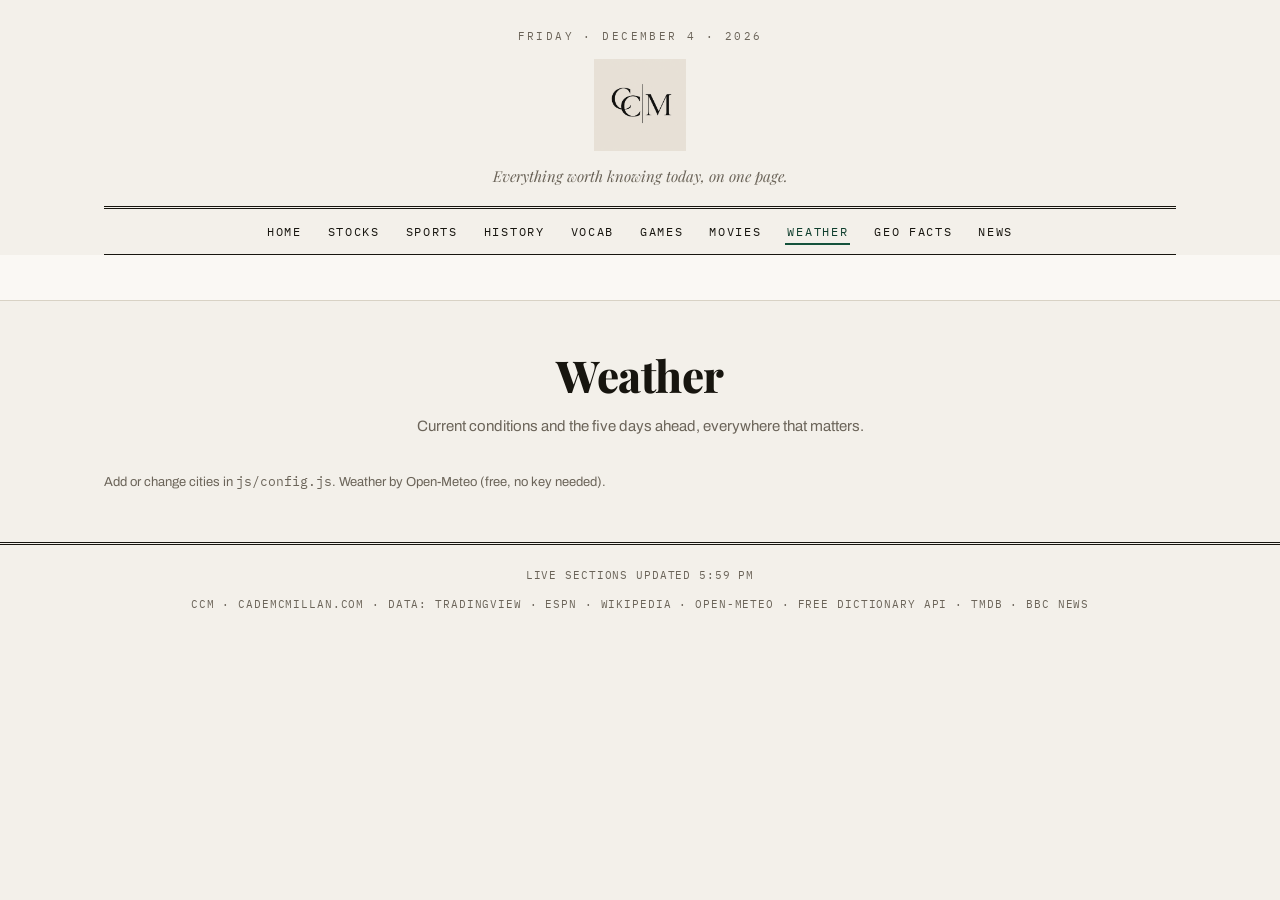
<file: weather.html>
<!DOCTYPE html>
<html lang="en">
<head>
<meta charset="UTF-8">
<meta name="viewport" content="width=device-width, initial-scale=1.0">
<title>Weather — CCM</title>
<meta name="description" content="Current conditions and 5-day forecasts for Houston, New York, Amesbury, and more.">
<link rel="icon" type="image/png" href="assets/ccm-logo.png">
<link rel="preconnect" href="https://fonts.googleapis.com">
<link rel="preconnect" href="https://fonts.gstatic.com" crossorigin>
<link href="https://fonts.googleapis.com/css2?family=Playfair+Display:ital,wght@0,600;0,700;0,800;1,600;1,700&family=Archivo:wght@400;500;600;700&family=IBM+Plex+Mono:wght@400;500;600&display=swap" rel="stylesheet">
<link rel="stylesheet" href="css/style.css">
</head>
<body data-page="weather">

<header class="masthead wrap">
  <div class="dateline" id="dateline">THE DAILY BRIEFING</div>
  <a class="logo-link" href="index.html" aria-label="CCM home">
    <img class="logo" src="assets/ccm-logo.png" alt="CCM monogram">
  </a>
  <div class="tagline">Everything worth knowing today, on one page.</div>
  <nav class="mainnav" aria-label="Main">
    <ul>
      <li><a data-nav="home" href="index.html">Home</a></li>
      <li><a data-nav="stocks" href="stocks.html">Stocks</a></li>
      <li><a data-nav="sports" href="sports.html">Sports</a></li>
      <li><a data-nav="history" href="history.html">History</a></li>
      <li><a data-nav="vocab" href="vocab.html">Vocab</a></li>
      <li><a data-nav="games" href="games.html">Games</a></li>
      <li><a data-nav="movies" href="movies.html">Movies</a></li>
      <li><a data-nav="weather" href="weather.html">Weather</a></li>
      <li><a data-nav="geo" href="geo.html">Geo Facts</a></li>
      <li><a data-nav="news" href="news.html">News</a></li>
    </ul>
  </nav>
</header>

<div class="ticker-strip"><div class="wrap" id="ticker"></div></div>

<main class="wrap">

  <div class="page-head">
    <h1>Weather</h1>
    <p class="sub">Current conditions and the five days ahead, everywhere that matters.</p>
  </div>

  <section class="block">
    <div id="weather-cities"></div>
  </section>

</main>

<footer>
  <div class="wrap">
    <div id="last-updated"></div>
    <p>CCM · CADEMCMILLAN.COM · DATA: TRADINGVIEW · ESPN · WIKIPEDIA · OPEN-METEO · FREE DICTIONARY API · TMDB · BBC NEWS</p>
  </div>
</footer>

<script src="js/config.js"></script>
<script src="js/data.js"></script>
<script src="js/app.js"></script>
</body>
</html>
</file>
<file: css/style.css>
/* ============================================================
   CCM — cademcmillan.com
   A personal daily briefing. Palette drawn from the CCM
   monogram: warm paper, near-black ink, hunter-green accent.
   Type: Playfair Display (display) / Archivo (body) /
   IBM Plex Mono (data, labels, tickers).
   ============================================================ */

:root {
  --paper: #f3f0ea;
  --card: #faf8f4;
  --ink: #17150f;
  --ink-soft: #6b6459;
  --rule: #d8d2c5;
  --accent: #14523b;      /* hunter green */
  --accent-ink: #0e3d2c;
  --up: #147a46;
  --down: #b0392c;
  --serif: "Playfair Display", Georgia, serif;
  --sans: "Archivo", "Helvetica Neue", Arial, sans-serif;
  --mono: "IBM Plex Mono", "SF Mono", Menlo, monospace;
}

* { box-sizing: border-box; }

html { scroll-behavior: smooth; }

body {
  margin: 0;
  background: var(--paper);
  color: var(--ink);
  font-family: var(--sans);
  font-size: 16px;
  line-height: 1.55;
  -webkit-font-smoothing: antialiased;
}

a { color: inherit; text-decoration-color: var(--rule); text-underline-offset: 3px; }
a:hover { color: var(--accent); text-decoration-color: var(--accent); }
a:focus-visible, button:focus-visible, input:focus-visible,
select:focus-visible, textarea:focus-visible {
  outline: 2px solid var(--accent);
  outline-offset: 2px;
}

img { max-width: 100%; }

.wrap { max-width: 1120px; margin: 0 auto; padding: 0 24px; }

/* ---------- Masthead ---------- */

.masthead { text-align: center; padding-top: 28px; }

.masthead .dateline {
  font-family: var(--mono);
  font-size: 11px;
  letter-spacing: 0.22em;
  text-transform: uppercase;
  color: var(--ink-soft);
  margin-bottom: 14px;
}

.masthead .logo-link { display: inline-block; }
.masthead img.logo { height: 92px; width: auto; mix-blend-mode: multiply; }

.masthead .tagline {
  font-family: var(--serif);
  font-style: italic;
  font-size: 15px;
  color: var(--ink-soft);
  margin: 6px 0 18px;
}

/* ---------- Nav ---------- */

nav.mainnav {
  border-top: 3px double var(--ink);
  border-bottom: 1px solid var(--ink);
  margin-top: 6px;
}

nav.mainnav ul {
  list-style: none;
  margin: 0;
  padding: 10px 0;
  display: flex;
  flex-wrap: wrap;
  justify-content: center;
  gap: 4px 22px;
}

nav.mainnav a {
  font-family: var(--mono);
  font-size: 12px;
  letter-spacing: 0.14em;
  text-transform: uppercase;
  text-decoration: none;
  padding: 4px 2px;
  border-bottom: 2px solid transparent;
}

nav.mainnav a:hover { color: var(--accent); }
nav.mainnav a.active { border-bottom-color: var(--accent); color: var(--accent-ink); }

/* ---------- Ticker strip ---------- */

.ticker-strip {
  border-bottom: 1px solid var(--rule);
  background: var(--card);
  min-height: 46px;
}

/* ---------- Page title (tab pages) ---------- */

.page-head { text-align: center; margin: 40px 0 8px; }
.page-head h1 {
  font-family: var(--serif);
  font-weight: 800;
  font-size: clamp(30px, 4.5vw, 44px);
  margin: 0 0 6px;
  letter-spacing: -0.01em;
}
.page-head p.sub {
  color: var(--ink-soft);
  font-size: 15px;
  margin: 0 auto;
  max-width: 620px;
}

/* ---------- Module cards ---------- */

main { padding: 34px 0 10px; }

.home-grid {
  display: grid;
  grid-template-columns: 7fr 5fr;
  gap: 22px;
  margin-bottom: 22px;
}

.module {
  background: var(--card);
  border: 1px solid var(--rule);
  padding: 22px 24px 18px;
  display: flex;
  flex-direction: column;
}

.module.full { grid-column: 1 / -1; }

.eyebrow {
  display: flex;
  align-items: baseline;
  justify-content: space-between;
  gap: 12px;
  border-bottom: 1px solid var(--rule);
  padding-bottom: 8px;
  margin-bottom: 14px;
}

.eyebrow h2 {
  font-family: var(--mono);
  font-size: 12px;
  font-weight: 600;
  letter-spacing: 0.22em;
  text-transform: uppercase;
  color: var(--accent-ink);
  margin: 0;
}

.eyebrow a.more {
  font-family: var(--mono);
  font-size: 11px;
  letter-spacing: 0.1em;
  text-transform: uppercase;
  text-decoration: none;
  color: var(--ink-soft);
  white-space: nowrap;
}
.eyebrow a.more:hover { color: var(--accent); }

.module .body { flex: 1; }

.muted { color: var(--ink-soft); }
.small { font-size: 13px; }
.mono { font-family: var(--mono); }

.loading {
  font-family: var(--mono);
  font-size: 12px;
  color: var(--ink-soft);
  letter-spacing: 0.08em;
}

/* ---------- Headline lists ---------- */

ul.headlines { list-style: none; margin: 0; padding: 0; }
ul.headlines li {
  padding: 9px 0;
  border-bottom: 1px dotted var(--rule);
}
ul.headlines li:last-child { border-bottom: none; }
ul.headlines a { text-decoration: none; font-weight: 600; font-size: 15px; }
ul.headlines a:hover { text-decoration: underline; }
ul.headlines .meta {
  display: block;
  font-family: var(--mono);
  font-size: 11px;
  color: var(--ink-soft);
  margin-top: 2px;
  letter-spacing: 0.05em;
}

/* ---------- Sports ---------- */

.gamerow {
  display: flex;
  justify-content: space-between;
  align-items: baseline;
  gap: 12px;
  padding: 8px 0;
  border-bottom: 1px dotted var(--rule);
  font-size: 14.5px;
}
.gamerow:last-child { border-bottom: none; }
.gamerow .matchup { font-weight: 600; }
.gamerow .odds { font-family: var(--mono); font-size: 12px; color: var(--accent-ink); }
.gamerow .when { font-family: var(--mono); font-size: 12px; color: var(--ink-soft); white-space: nowrap; }

.league-label {
  font-family: var(--mono);
  font-size: 11px;
  letter-spacing: 0.18em;
  text-transform: uppercase;
  color: var(--ink-soft);
  margin: 14px 0 2px;
}
.league-label:first-child { margin-top: 0; }

/* ---------- Historical figure / vocab ---------- */

.figure-flex { display: flex; gap: 18px; align-items: flex-start; }
.figure-flex img {
  width: 110px;
  flex: 0 0 auto;
  border: 1px solid var(--rule);
  filter: grayscale(35%);
}
.figure-flex h3, .fig-name {
  font-family: var(--serif);
  font-size: 22px;
  font-weight: 700;
  margin: 0 0 4px;
}
.fig-years { font-family: var(--mono); font-size: 12px; color: var(--ink-soft); }

.word-display {
  font-family: var(--serif);
  font-style: italic;
  font-weight: 700;
  font-size: clamp(30px, 4vw, 40px);
  margin: 4px 0 2px;
  letter-spacing: -0.01em;
}
.word-pos { font-family: var(--mono); font-size: 12px; color: var(--ink-soft); letter-spacing: 0.1em; }
.word-def { font-size: 16px; margin-top: 10px; }

/* ---------- Weather ---------- */

.weather-now { display: flex; align-items: center; gap: 18px; }
.weather-now .temp {
  font-family: var(--serif);
  font-size: 56px;
  font-weight: 800;
  line-height: 1;
}
.weather-now .cond { font-size: 15px; }
.weather-now .icon { font-size: 40px; line-height: 1; }
.hi-lo { font-family: var(--mono); font-size: 12px; color: var(--ink-soft); margin-top: 4px; }

.city-card { margin-bottom: 26px; }
.city-card h3 { font-family: var(--serif); font-size: 24px; margin: 0 0 10px; }
.forecast-row { display: flex; gap: 10px; flex-wrap: wrap; margin-top: 14px; }
.fday {
  flex: 1 1 90px;
  border: 1px solid var(--rule);
  background: var(--paper);
  text-align: center;
  padding: 10px 6px;
  font-size: 13px;
}
.fday .d { font-family: var(--mono); font-size: 11px; text-transform: uppercase; letter-spacing: 0.1em; color: var(--ink-soft); }
.fday .i { font-size: 22px; margin: 4px 0; }
.fday .t { font-family: var(--mono); font-size: 12px; }

/* ---------- Movies ---------- */

.poster-grid {
  display: grid;
  grid-template-columns: repeat(auto-fill, minmax(150px, 1fr));
  gap: 18px;
}
.poster-grid .movie { font-size: 13px; }
.poster-grid img { border: 1px solid var(--rule); width: 100%; display: block; }
.poster-grid .t { font-weight: 600; margin-top: 6px; }
.poster-grid .d { font-family: var(--mono); font-size: 11px; color: var(--ink-soft); }

.movie-line {
  display: flex;
  gap: 14px;
  padding: 8px 0;
  border-bottom: 1px dotted var(--rule);
  align-items: baseline;
}
.movie-line .t { font-weight: 600; }

/* ---------- Games ---------- */

.games-grid {
  display: grid;
  grid-template-columns: repeat(auto-fill, minmax(210px, 1fr));
  gap: 16px;
}
.game-card {
  border: 1px solid var(--rule);
  background: var(--card);
  padding: 18px;
  text-decoration: none;
  transition: border-color .15s ease, transform .15s ease;
}
.game-card:hover { border-color: var(--accent); transform: translateY(-2px); }
.game-card h3 { font-family: var(--serif); font-size: 20px; margin: 0 0 4px; }
.game-card p { margin: 0; font-size: 13px; color: var(--ink-soft); }
.game-card .go { font-family: var(--mono); font-size: 11px; letter-spacing: 0.12em; text-transform: uppercase; color: var(--accent-ink); display: block; margin-top: 10px; }

/* ---------- Buttons, forms ---------- */

.btn {
  display: inline-block;
  background: var(--ink);
  color: var(--paper);
  font-family: var(--mono);
  font-size: 12px;
  letter-spacing: 0.14em;
  text-transform: uppercase;
  padding: 12px 22px;
  border: none;
  cursor: pointer;
  text-decoration: none;
  transition: background .15s ease;
}
.btn:hover { background: var(--accent); color: #fff; }

form.dropbox { display: grid; grid-template-columns: 1fr 1fr; gap: 14px; }
form.dropbox .span2 { grid-column: 1 / -1; }
form.dropbox label {
  display: block;
  font-family: var(--mono);
  font-size: 11px;
  letter-spacing: 0.14em;
  text-transform: uppercase;
  color: var(--ink-soft);
  margin-bottom: 6px;
}
form.dropbox input, form.dropbox select, form.dropbox textarea {
  width: 100%;
  background: var(--paper);
  border: 1px solid var(--rule);
  padding: 11px 12px;
  font-family: var(--sans);
  font-size: 15px;
  color: var(--ink);
}
form.dropbox textarea { min-height: 110px; resize: vertical; }

.notice {
  border: 1px solid var(--rule);
  border-left: 3px solid var(--accent);
  background: var(--card);
  padding: 12px 16px;
  font-size: 14px;
  margin: 10px 0;
}
.notice.warn { border-left-color: var(--down); }

/* ---------- Watchlist ---------- */

.watch-controls { display: flex; gap: 10px; margin-bottom: 16px; flex-wrap: wrap; }
.watch-controls input {
  background: var(--paper);
  border: 1px solid var(--rule);
  padding: 10px 12px;
  font-family: var(--mono);
  font-size: 14px;
  text-transform: uppercase;
  width: 160px;
}
.watch-chips { display: flex; gap: 8px; flex-wrap: wrap; margin-bottom: 14px; }
.chip {
  font-family: var(--mono);
  font-size: 12px;
  border: 1px solid var(--rule);
  background: var(--paper);
  padding: 5px 10px;
  display: inline-flex;
  gap: 8px;
  align-items: center;
}
.chip button {
  border: none; background: none; cursor: pointer;
  font-family: var(--mono); color: var(--down); padding: 0; font-size: 13px;
}
.watch-grid { display: grid; grid-template-columns: repeat(auto-fill, minmax(260px, 1fr)); gap: 16px; }

/* ---------- Tables ---------- */

table.data { width: 100%; border-collapse: collapse; font-size: 14px; }
table.data th {
  font-family: var(--mono); font-size: 11px; letter-spacing: 0.12em;
  text-transform: uppercase; color: var(--ink-soft);
  text-align: left; padding: 8px 10px; border-bottom: 1px solid var(--ink);
}
table.data td { padding: 8px 10px; border-bottom: 1px dotted var(--rule); }
table.data .sym { font-family: var(--mono); font-weight: 600; }

/* ---------- Sections on tab pages ---------- */

section.block { margin: 34px 0; }
section.block > h2 {
  font-family: var(--mono);
  font-size: 13px;
  font-weight: 600;
  letter-spacing: 0.22em;
  text-transform: uppercase;
  color: var(--accent-ink);
  border-bottom: 1px solid var(--ink);
  padding-bottom: 8px;
}

.prose { max-width: 760px; }
.prose p { margin: 0 0 14px; }

/* ---------- Footer ---------- */

footer {
  margin-top: 50px;
  border-top: 3px double var(--ink);
  padding: 22px 0 40px;
  text-align: center;
  font-family: var(--mono);
  font-size: 11px;
  letter-spacing: 0.08em;
  color: var(--ink-soft);
}
footer a { text-decoration: none; }

/* ---------- Motion & responsive ---------- */

@media (prefers-reduced-motion: reduce) {
  * { transition: none !important; animation: none !important; }
  html { scroll-behavior: auto; }
}

@media (max-width: 820px) {
  .home-grid { grid-template-columns: 1fr; }
  form.dropbox { grid-template-columns: 1fr; }
  .masthead img.logo { height: 70px; }
  .figure-flex { flex-direction: column; }
  .figure-flex img { width: 140px; }
}
</file>
